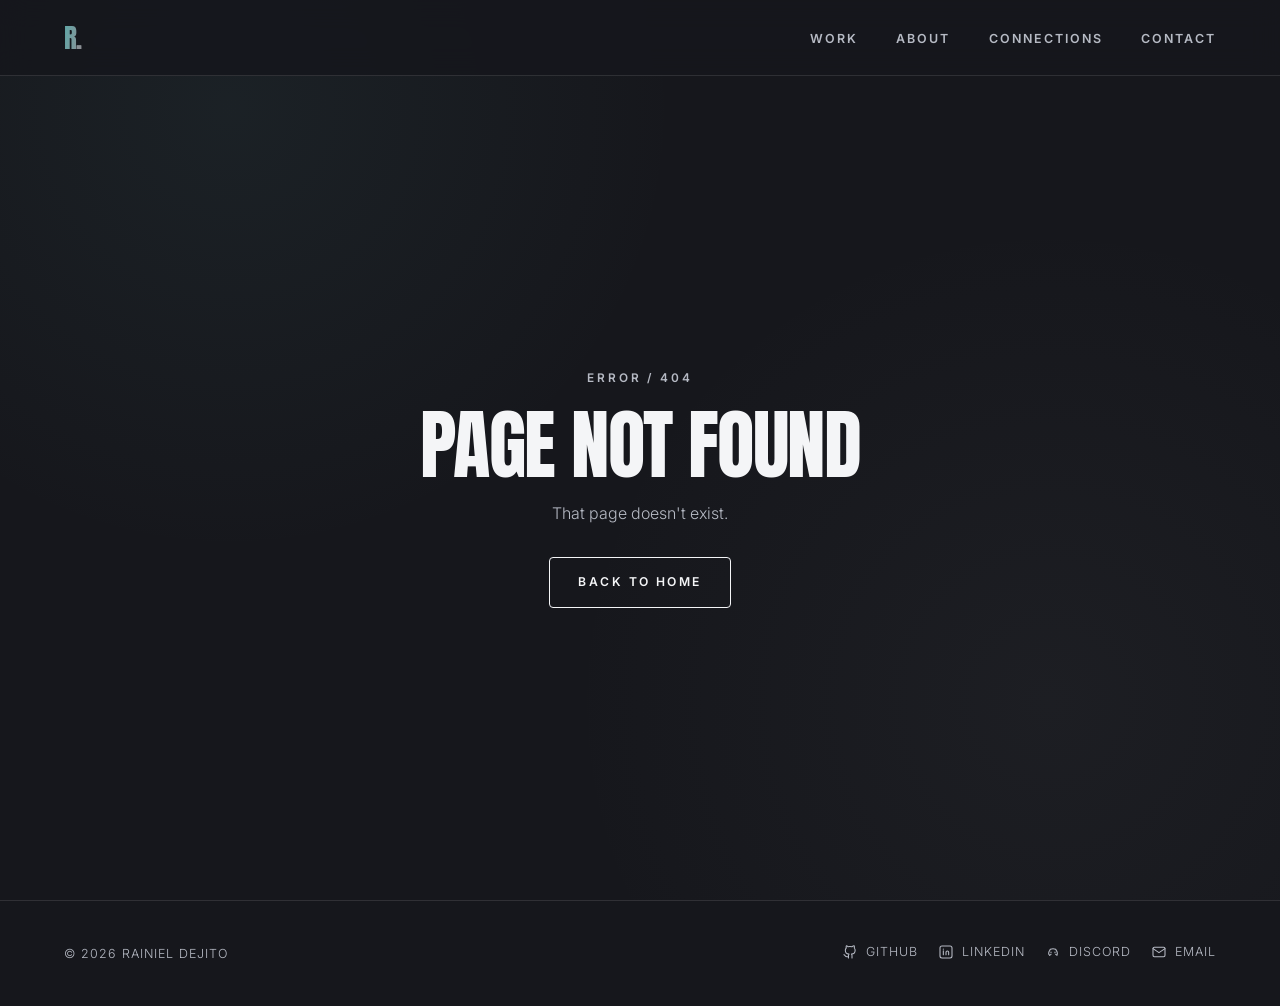
<file: index.html>
<!doctype html>
<html lang="en">
  <head>
    <meta charset="UTF-8" />
    <meta name="viewport" content="width=device-width, initial-scale=1.0" />
    <title>Rainiel Dejito | Digital Builder</title>
    <meta name="theme-color" content="#16171c" />
    <link rel="icon" type="image/svg+xml" href="assets/media/favicon.svg" />
    <link rel="alternate icon" type="image/png" sizes="32x32" href="assets/media/favicon-32.png" />
    <link rel="apple-touch-icon" href="assets/media/favicon-48.png" />
    <link rel="preconnect" href="https://fonts.googleapis.com" />
    <link rel="preconnect" href="https://fonts.gstatic.com" crossorigin />
    <link
      href="https://fonts.googleapis.com/css2?family=Anton&family=Inter:wght@300;400;500;600;700&display=swap"
      rel="stylesheet"
    />
    <link rel="stylesheet" href="assets/css/style.css" />
    <script type="module" src="assets/js/main.js"></script>
  </head>
  <body>
    <!-- Custom icon system. Every icon uses currentColor, so it is themeable via CSS. -->
    <svg class="svg-sprite" xmlns="http://www.w3.org/2000/svg" aria-hidden="true">
      <symbol
        id="icon-arrow-up-right"
        viewBox="0 0 24 24"
        fill="none"
        stroke="currentColor"
        stroke-width="1.6"
        stroke-linecap="round"
        stroke-linejoin="round"
      >
        <path d="M7 17 17 7M8 7h9v9" />
      </symbol>
      <symbol
        id="icon-arrow-right"
        viewBox="0 0 24 24"
        fill="none"
        stroke="currentColor"
        stroke-width="1.6"
        stroke-linecap="round"
        stroke-linejoin="round"
      >
        <path d="M4 12h16m-6-6 6 6-6 6" />
      </symbol>
      <symbol
        id="icon-chevron"
        viewBox="0 0 24 24"
        fill="none"
        stroke="currentColor"
        stroke-width="1.6"
        stroke-linecap="round"
        stroke-linejoin="round"
      >
        <path d="m6 9 6 6 6-6" />
      </symbol>
      <symbol
        id="icon-download"
        viewBox="0 0 24 24"
        fill="none"
        stroke="currentColor"
        stroke-width="1.6"
        stroke-linecap="round"
        stroke-linejoin="round"
      >
        <path d="M12 3v12m-4-4 4 4 4-4M4 19h16" />
      </symbol>
      <symbol
        id="icon-linkedin"
        viewBox="0 0 24 24"
        fill="none"
        stroke="currentColor"
        stroke-width="1.6"
        stroke-linecap="round"
        stroke-linejoin="round"
      >
        <rect x="3" y="3" width="18" height="18" rx="3" />
        <path d="M8 10v6M8 7.5v.5M12 16v-3.5a2 2 0 0 1 4 0V16" />
      </symbol>
      <symbol
        id="icon-github"
        viewBox="0 0 24 24"
        fill="none"
        stroke="currentColor"
        stroke-width="1.6"
        stroke-linecap="round"
        stroke-linejoin="round"
      >
        <path d="M9 19c-4.3 1.4-4.3-2.5-6-3m12 5v-3.5a3 3 0 0 0-.8-2.3c2.7-.3 5.5-1.3 5.5-6a4.7 4.7 0 0 0-1.3-3.2 4.4 4.4 0 0 0-.1-3.2s-1-.3-3.4 1.3a11.6 11.6 0 0 0-6 0C7.5 2.5 6.5 2.8 6.5 2.8a4.4 4.4 0 0 0-.1 3.2A4.7 4.7 0 0 0 5 9.2c0 4.7 2.8 5.7 5.5 6a3 3 0 0 0-.8 2.3V21" />
      </symbol>
      <symbol
        id="icon-discord"
        viewBox="0 0 24 24"
        fill="none"
        stroke="currentColor"
        stroke-width="1.6"
        stroke-linecap="round"
        stroke-linejoin="round"
      >
        <path
          d="M8 8a11 11 0 0 1 8 0l1 1.5a8 8 0 0 1 1.5 5L18 17l-2-1.5M8 8 7 9.5A8 8 0 0 0 5.5 15L7 17l2-1.5"
        />
        <path d="M9 12v1m6-1v1" />
      </symbol>
      <symbol
        id="icon-mail"
        viewBox="0 0 24 24"
        fill="none"
        stroke="currentColor"
        stroke-width="1.6"
        stroke-linecap="round"
        stroke-linejoin="round"
      >
        <rect x="3" y="5" width="18" height="14" rx="2" />
        <path d="m3 7 9 6 9-6" />
      </symbol>
      <symbol
        id="icon-pin"
        viewBox="0 0 24 24"
        fill="none"
        stroke="currentColor"
        stroke-width="1.6"
        stroke-linecap="round"
        stroke-linejoin="round"
      >
        <path d="M12 21s7-5.4 7-11a7 7 0 1 0-14 0c0 5.6 7 11 7 11Z" />
        <circle cx="12" cy="10" r="2.5" />
      </symbol>
      <symbol
        id="icon-phone"
        viewBox="0 0 24 24"
        fill="none"
        stroke="currentColor"
        stroke-width="1.6"
        stroke-linecap="round"
        stroke-linejoin="round"
      >
        <path
          d="M6 3h3l2 5-2.5 1.5a12 12 0 0 0 6 6L16 13l5 2v3a2 2 0 0 1-2 2A16 16 0 0 1 3 5a2 2 0 0 1 3-2Z"
        />
      </symbol>
      <symbol
        id="icon-quote"
        viewBox="0 0 24 24"
        fill="none"
        stroke="currentColor"
        stroke-width="1.6"
        stroke-linecap="round"
        stroke-linejoin="round"
      >
        <path
          d="M9 6c-3 1.5-4 4-4 7h4v5H4v-5c0-4 2-7 5-7Zm11 0c-3 1.5-4 4-4 7h4v5h-5v-5c0-4 2-7 5-7Z"
        />
      </symbol>
      <symbol
        id="icon-award"
        viewBox="0 0 24 24"
        fill="none"
        stroke="currentColor"
        stroke-width="1.6"
        stroke-linecap="round"
        stroke-linejoin="round"
      >
        <circle cx="12" cy="9" r="5" />
        <path d="m9 14-1.5 7L12 18l4.5 3L15 14" />
      </symbol>
      <symbol
        id="icon-cpu"
        viewBox="0 0 24 24"
        fill="none"
        stroke="currentColor"
        stroke-width="1.6"
        stroke-linecap="round"
        stroke-linejoin="round"
      >
        <rect x="6" y="6" width="12" height="12" rx="2" />
        <rect x="9" y="9" width="6" height="6" rx="1" />
        <path d="M9 2v4m6-4v4M9 18v4m6-4v4M2 9h4m-4 6h4m12-6h4m-4 6h4" />
      </symbol>
      <symbol
        id="icon-layers"
        viewBox="0 0 24 24"
        fill="none"
        stroke="currentColor"
        stroke-width="1.6"
        stroke-linecap="round"
        stroke-linejoin="round"
      >
        <path d="m12 3 9 5-9 5-9-5 9-5Zm-9 9 9 5 9-5M3 16l9 5 9-5" />
      </symbol>
      <symbol
        id="icon-bolt"
        viewBox="0 0 24 24"
        fill="none"
        stroke="currentColor"
        stroke-width="1.6"
        stroke-linecap="round"
        stroke-linejoin="round"
      >
        <path d="m13 2-9 12h7l-1 8 9-12h-7l1-8Z" />
      </symbol>
      <symbol
        id="icon-gear"
        viewBox="0 0 24 24"
        fill="none"
        stroke="currentColor"
        stroke-width="1.6"
        stroke-linecap="round"
        stroke-linejoin="round"
      >
        <circle cx="12" cy="12" r="3" />
        <path d="M12 2v3m0 14v3M2 12h3m14 0h3M5 5l2 2m10 10 2 2M19 5l-2 2M7 17l-2 2" />
      </symbol>
      <symbol
        id="icon-brackets"
        viewBox="0 0 24 24"
        fill="none"
        stroke="currentColor"
        stroke-width="1.6"
        stroke-linecap="round"
        stroke-linejoin="round"
      >
        <path d="m9 8-5 4 5 4M15 8l5 4-5 4" />
      </symbol>
      <symbol
        id="icon-hash"
        viewBox="0 0 24 24"
        fill="none"
        stroke="currentColor"
        stroke-width="1.6"
        stroke-linecap="round"
        stroke-linejoin="round"
      >
        <path d="M9 3 7 21M17 3l-2 18M4 9h16M3 15h16" />
      </symbol>
      <symbol
        id="icon-camera"
        viewBox="0 0 24 24"
        fill="none"
        stroke="currentColor"
        stroke-width="1.6"
        stroke-linecap="round"
        stroke-linejoin="round"
      >
        <path d="M4 8h3l2-3h6l2 3h3v11H4z" />
        <circle cx="12" cy="13" r="4" />
      </symbol>
      <symbol
        id="icon-scissors"
        viewBox="0 0 24 24"
        fill="none"
        stroke="currentColor"
        stroke-width="1.6"
        stroke-linecap="round"
        stroke-linejoin="round"
      >
        <circle cx="6" cy="6" r="2" />
        <circle cx="6" cy="18" r="2" />
        <path d="M8 8l12 10M8 16 20 6" />
      </symbol>
      <symbol
        id="icon-palette"
        viewBox="0 0 24 24"
        fill="none"
        stroke="currentColor"
        stroke-width="1.6"
        stroke-linecap="round"
        stroke-linejoin="round"
      >
        <path
          d="M12 3a9 9 0 1 0 0 18h2a2 2 0 0 0 1.5-3.3 2 2 0 0 1 1.5-3.2H19a2 2 0 0 0 2-2A9 9 0 0 0 12 3Z"
        />
        <path d="M8 10h.01" />
      </symbol>
      <symbol
        id="icon-book"
        viewBox="0 0 24 24"
        fill="none"
        stroke="currentColor"
        stroke-width="1.6"
        stroke-linecap="round"
        stroke-linejoin="round"
      >
        <path
          d="M4 5h7a3 3 0 0 1 3 3v11a3 3 0 0 0-3-3H4zM20 5h-3a3 3 0 0 0-3 3v11a3 3 0 0 1 3-3h3z"
        />
      </symbol>
      <symbol
        id="icon-spark"
        viewBox="0 0 24 24"
        fill="none"
        stroke="currentColor"
        stroke-width="1.6"
        stroke-linecap="round"
        stroke-linejoin="round"
      >
        <path d="M12 3v6m0 6v6M3 12h6m6 0h6M6 6l3 3m6 6 3 3m0-12-3 3m-6 6-3 3" />
      </symbol>
      <symbol
        id="icon-hands"
        viewBox="0 0 24 24"
        fill="none"
        stroke="currentColor"
        stroke-width="1.6"
        stroke-linecap="round"
        stroke-linejoin="round"
      >
        <path
          d="M7 11V6a1.5 1.5 0 0 1 3 0v4m0 0V5a1.5 1.5 0 0 1 3 0v5m0 0V7a1.5 1.5 0 0 1 3 0v6m0 0 2-2a1.5 1.5 0 0 1 2 2l-3 6a4 4 0 0 1-4 2h-3a4 4 0 0 1-3-1.5l-3-4a1.5 1.5 0 0 1 2-2l1 1"
        />
      </symbol>
      <symbol
        id="icon-coffee"
        viewBox="0 0 24 24"
        fill="none"
        stroke="currentColor"
        stroke-width="1.6"
        stroke-linecap="round"
        stroke-linejoin="round"
      >
        <path d="M4 8h13v7a4 4 0 0 1-4 4H8a4 4 0 0 1-4-4zM17 9h2a2 2 0 0 1 0 4h-2M7 3v3m4-3v3" />
      </symbol>
    </svg>

    <div id="scroll-progress" aria-hidden="true"></div>

    <header>
      <a href="./" class="logo" title="Home">R<span>.</span></a>

      <nav id="primary-nav" aria-label="Main navigation">
        <ul class="navigation">
          <li><a href="./" class="nav-link">Work</a></li>
          <li><a href="about" class="nav-link">About</a></li>
          <li><a href="connections" class="nav-link">Connections</a></li>
          <li><a href="contact" class="nav-link">Contact</a></li>
        </ul>
      </nav>

      <button
        class="menu-toggle"
        type="button"
        aria-label="Open menu"
        aria-expanded="false"
        aria-controls="primary-nav"
      >
        <span></span>
        <span></span>
        <span></span>
      </button>
    </header>

    <main id="app"></main>

    <!-- Home: opening statement + work section -->
    <template id="view-home">
      <div class="home">
        <section class="opening" id="top">
          <div class="hero-copy">
            <p class="eyebrow">Available for projects</p>
            <h1 class="display">Rainiel builds <span class="outline">digital</span> things</h1>
            <p class="lede">
              Computer Engineering Technology student who likes building things that live on screens.
              From web interfaces to the hardware behind them, I'm curious about how things work —
              and how to make them better.
            </p>
            <a class="outline-button" href="#work">
              See the work
              <svg class="icon" aria-hidden="true"><use href="#icon-arrow-right"></use></svg>
            </a>
          </div>
          <div class="hero-portrait">
            <img src="assets/media/home-images/Meee-cutout.png" alt="Portrait of Rainiel Dejito" />
          </div>
        </section>

        <section class="work" id="work">
          <div class="section-head">
            <span class="section-index">01 / Selected Work</span>
            <h2>Selected work</h2>
          </div>
          <ol class="project-list" id="project-list"></ol>
          <div class="project-preview" aria-hidden="true">
            <span class="preview-title"></span>
            <span class="preview-desc"></span>
          </div>
        </section>
      </div>
    </template>

    <!-- About: profile, skills, certificates, tech stack, experience -->
    <template id="view-about">
      <div class="aboutme">
        <section class="about-intro section-block">
          <p class="section-index">02 / About</p>
          <h2 class="display display--sm">Curious about me?</h2>
          <div class="para">
            <svg class="icon" aria-hidden="true"><use href="#icon-quote"></use></svg>
            <p id="details">
              Diploma in Computer Engineering student at CITE Technical Institute Inc.. I enjoy
              building things that live on screens and bringing ideas to life through code. From
              tinkering with hardware and fixing systems to exploring Java and web development, I’ve
              always been curious about how things work—and how to make them better. My portfolio is
              a mix of projects that reflect both my technical skills and my passion for learning,
              creating, and problem-solving.
            </p>
          </div>
        </section>

        <section class="profile section-block">
          <div class="sidebar">
            <img src="assets/media/about-images/Mee.jpeg" alt="Portrait of Rainiel" />
            <div class="skills">
              <div class="personal-info">
                <h2>Rainiel Dejito</h2>
                <p class="personal-meta">20 &nbsp;·&nbsp; September 27</p>
                <p class="location">
                  <svg class="icon" aria-hidden="true"><use href="#icon-pin"></use></svg>
                  Mandaue City, Cebu
                </p>
              </div>
              <div class="softSkills">
                <h3 class="skillHead">Non-Technical Skills</h3>
                <ul>
                  <li>Communication</li>
                  <li>Teamwork</li>
                  <li>Problem-solving</li>
                  <li>Leadership</li>
                </ul>
              </div>
              <div class="interest">
                <h3 class="skillHead">Interest / Hobbies</h3>
                <ul>
                  <li>Photography</li>
                  <li>Coding</li>
                  <li>Editing</li>
                  <li>Casual Gaming</li>
                </ul>
              </div>
            </div>
          </div>

          <div class="about-details">
            <div class="detail-block">
              <h3 id="achv-cert">Achievements & Certificates</h3>
              <ul class="certificates">
                <li>
                  <div class="cert-detail">
                    <div>
                      <span class="cert-category">Technical</span>
                      <p class="cert-name">Computer System Servicing</p>
                      <p class="cert-note">Available upon request</p>
                    </div>
                  </div>
                  <div class="cert-icons">
                    <svg class="icon" aria-hidden="true"><use href="#icon-award"></use></svg>
                    <svg class="icon" aria-hidden="true"><use href="#icon-cpu"></use></svg>
                    <svg class="icon" aria-hidden="true"><use href="#icon-layers"></use></svg>
                  </div>
                </li>
                <li>
                  <div class="cert-detail">
                    <div>
                      <span class="cert-category">Technical</span>
                      <p class="cert-name">Electronic Product Assembly and Servicing</p>
                      <p class="cert-note">Available upon request</p>
                    </div>
                  </div>
                  <div class="cert-icons">
                    <svg class="icon" aria-hidden="true"><use href="#icon-award"></use></svg>
                    <svg class="icon" aria-hidden="true"><use href="#icon-bolt"></use></svg>
                    <svg class="icon" aria-hidden="true"><use href="#icon-gear"></use></svg>
                  </div>
                </li>
              </ul>
            </div>

            <div class="detail-block">
              <h3 id="langHeader">Tech Stack</h3>
              <div class="tech-groups">
                <div class="tech-group">
                  <h4>Frontend</h4>
                  <ul class="tech-tags">
                    <li>HTML</li>
                    <li>CSS</li>
                    <li>JavaScript</li>
                  </ul>
                </div>
                <div class="tech-group">
                  <h4>Programming</h4>
                  <ul class="tech-tags">
                    <li>Java</li>
                  </ul>
                </div>
                <div class="tech-group">
                  <h4>Practices</h4>
                  <ul class="tech-tags">
                    <li>Responsive design</li>
                    <li>Accessibility</li>
                    <li>Web APIs</li>
                  </ul>
                </div>
              </div>
              <h4 id="middle">Always Learning</h4>
            </div>
          </div>
        </section>

        <section class="experience section-block" id="experience">
          <div class="section-head">
            <span class="section-index">03 / Experience</span>
            <h2>Where I've been</h2>
          </div>
          <div class="grid-container">
            <article class="item" id="oratory">
              <div class="details">
                <h3>CITE Oratory Club</h3>
                <p>
                  <span class="item-date">September 2024 — March 2025</span>
                </p>
                <p class="detail-content">
                  An active member of the club, serving our chapel and wider community, deepening my
                  faith, developing leadership and discipline, fostering humility and compassion,
                  and living out a life of service and dedication.
                </p>
              </div>
              <div class="cert-icons">
                <svg class="icon" aria-hidden="true"><use href="#icon-spark"></use></svg>
                <svg class="icon" aria-hidden="true"><use href="#icon-hands"></use></svg>
                <svg class="icon" aria-hidden="true"><use href="#icon-book"></use></svg>
                <svg class="icon" aria-hidden="true"><use href="#icon-hands"></use></svg>
              </div>
            </article>

            <article class="item" id="photography">
              <div class="details">
                <h3>CITE Photography Club</h3>
                <p>
                  <span class="item-date">January 2025 — March 2026</span>
                </p>
                <p class="detail-content">
                  An active member of the photography club serving as an editor, responsible for
                  enhancing photos from school events and programs, and occasionally tasked with
                  editing videos for intros, outros, or complete 3–5 minute productions using
                  productive tools such as CapCut.
                </p>
              </div>
              <div class="cert-icons">
                <svg class="icon" aria-hidden="true"><use href="#icon-camera"></use></svg>
                <svg class="icon" aria-hidden="true"><use href="#icon-scissors"></use></svg>
                <svg class="icon" aria-hidden="true"><use href="#icon-palette"></use></svg>
                <svg class="icon" aria-hidden="true"><use href="#icon-layers"></use></svg>
              </div>
            </article>

            <article class="item job" id="work-experience">
              <span class="section-index">Current role</span>
              <h3>Sun Asterisk Software Development Inc.</h3>
              <p class="job-role">DTS Trainee / AI Product Engineer</p>
              <p class="job-date"><span class="status-dot"></span> March 9, 2026 — Present</p>
            </article>

            <article class="item" id="education">
              <h3>Education</h3>
              <div class="educ-levels">
                <div class="levels">
                  <h4>CITE Technical Institute Inc. |</h4>
                  <p>San Jose, Cebu City</p>
                  <p>Diploma in Computer Engineering Technology</p>
                  <p>August 2024 - Present</p>
                </div>
                <div class="levels">
                  <h4>Alcoy National High School |</h4>
                  <p>Alcoy, Cebu</p>
                  <p>Senior High School, GAS Track</p>
                  <p>Graduated w/ High Honors | May 2024</p>
                </div>
                <div class="levels">
                  <h4>Alcoy National High School |</h4>
                  <p>Alcoy, Cebu</p>
                  <p>Junior High School</p>
                  <p>April 2022</p>
                </div>
              </div>
            </article>
          </div>
        </section>
      </div>
    </template>

    <!-- Contact -->
    <template id="view-contact">
      <div class="contact">
        <div class="contact-content contact-left">
          <p class="section-index">04 / Contact</p>
          <h2 class="display display--sm">Let's work together</h2>
          <p class="lede">Have something in mind? Send a note and I'll get back to you.</p>
          <form action="https://api.web3forms.com/submit" method="POST">
            <input type="hidden" name="access_key" value="582ff2ad-736d-45c6-a1f1-8fc035943d0c" />
            <div class="inputs">
              <label for="name">Subject</label>
              <input type="text" id="name" name="full_name" placeholder="Enter full name" />
            </div>
            <div class="inputs">
              <label for="email">Email Address</label>
              <input type="email" id="email" name="email" placeholder="Enter email address" />
            </div>
            <div class="inputs">
              <label for="message">Message</label>
              <textarea name="message" id="message" placeholder="Enter message"></textarea>
            </div>
            <div class="submit-button">
              <button type="submit">Send message</button>
            </div>
          </form>
          <p id="form-status" role="status" aria-live="polite"></p>
        </div>

        <div class="contact-content contact-right">
          <nav aria-label="Contact links">
            <ul class="links">
              <li>
                <svg class="icon" aria-hidden="true"><use href="#icon-phone"></use></svg>
                <a href="tel:+639773687370">+63 977 368 7370</a>
              </li>
              <li>
                <svg class="icon" aria-hidden="true"><use href="#icon-mail"></use></svg>
                <a href="mailto:dejitoleiniar06@gmail.com">dejitoleiniar06@gmail.com</a>
              </li>
              <li>
                <svg class="icon" aria-hidden="true"><use href="#icon-linkedin"></use></svg>
                <a
                  href="https://www.linkedin.com/in/rainiel-dejito-b60288394"
                  target="_blank"
                  id="linkedIn"
                  >Rainiel Dejito</a
                >
              </li>
              <li>
                <svg class="icon" aria-hidden="true"><use href="#icon-github"></use></svg>
                <a href="https://github.com/rdejito" target="_blank" id="github"
                  >rdejito</a
                >
              </li>
              <li>
                <svg class="icon" aria-hidden="true"><use href="#icon-discord"></use></svg>
                <a href="https://discord.com/users/1470002070445756478" target="_blank" id="discord"
                  >Rainiel Dejito</a
                >
              </li>
            </ul>
          </nav>
        </div>
      </div>
    </template>

    <!-- Connections: friends and developers I know personally -->
    <template id="view-connections">
      <section class="connections">
        <p class="section-index">05 / Connections</p>
        <h2 class="display display--sm">People I know</h2>
        <p class="lede">
          Friends and developers I've worked with, learned from, or just enjoy building alongside.
          Replace these placeholders with their real details.
        </p>

        <ul class="connection-list">
          <!-- Placeholder: replace the image, name, role, note, and link -->
          <li class="connection-card">
            <img
              class="connection-image"
              src="assets/media/connection-images/rush.png"
              alt="Jane Doe"
              width="64"
              height="64"
            />
            <div class="connection-body">
              <h3>Rush</h3>
              <p class="connection-role">Backend developer</p>
              <p class="connection-note">Met through a Discord server.</p>
            </div>
            <a
              class="connection-link"
              href="https://banacount.github.io/?page=home"
              target="_blank"
              aria-label="John Rushell's Portfolio"
            >
              <span>Portfolio</span>
              <svg class="icon" aria-hidden="true"><use href="#icon-arrow-up-right"></use></svg>
            </a>
          </li>

          <li class="connection-card">
            <img
              class="connection-image"
              src="assets/media/connection-images/jez.png"
              alt="Jezreel James"
              width="64"
              height="64"
            />
            <div class="connection-body">
              <h3>Jez</h3>
              <p class="connection-role">Full-Stack developer / Cyber Security</p>
              <p class="connection-note">Met through a Discord server.</p>
            </div>
            <a
              class="connection-link"
              href="https://jezcruz.github.io/"
              target="_blank"
              aria-label="Jezreel's Portfolio"
            >
              <span>Portfolio</span>
              <svg class="icon" aria-hidden="true"><use href="#icon-arrow-up-right"></use></svg>
            </a>
          </li>

          <li class="connection-card">
            <img
              class="connection-image"
              src="assets/media/connection-images/mav.png"
              alt="Maverick"
              width="64"
              height="64"
            />
            <div class="connection-body">
              <h3>Mavs</h3>
              <p class="connection-role">-</p>
              <p class="connection-note">Met through a Discord server.</p>
            </div>
            <a
              class="connection-link"
              href=""
              target="_blank"
              aria-label="Maverick's Portfolio"
            >
              <span>Portfolio</span>
              <svg class="icon" aria-hidden="true"><use href="#icon-arrow-up-right"></use></svg>
            </a>
          </li>

          <li class="connection-card">
            <img
              class="connection-image"
              src="assets/media/connection-images/mel.png"
              alt="Mel"
              width="64"
              height="64"
            />
            <div class="connection-body">
              <h3>Mel</h3>
              <p class="connection-role">-</p>
              <p class="connection-note">Met through a Discord server.</p>
            </div>
            <a
              class="connection-link"
              href="https://starter-portfolio.vercel.app/"
              target="_blank"
              aria-label="Mellisa's Portfolio"
            >
              <span>Portfolio</span>
              <svg class="icon" aria-hidden="true"><use href="#icon-arrow-up-right"></use></svg>
            </a>
          </li>

        </ul>
      </section>
    </template>

    <template id="view-404">
      <section class="not-found">
        <p class="section-index">Error / 404</p>
        <h2 class="display display--sm">Page not found</h2>
        <p>That page doesn't exist.</p>
        <a class="outline-button" href="./">Back to home</a>
      </section>
    </template>

    <footer class="site-footer">
      <span>© 2026 Rainiel Dejito</span>
      <ul class="footer-socials">
        <li>
          <a
            href="https://github.com/rdejito"
            target="_blank"
            aria-label="GitHub"
          >
            <svg class="icon" aria-hidden="true"><use href="#icon-github"></use></svg>
            <span>GitHub</span>
          </a>
        </li>
        <li>
          <a
            href="https://www.linkedin.com/in/rainiel-dejito-b60288394"
            target="_blank"
            aria-label="LinkedIn"
          >
            <svg class="icon" aria-hidden="true"><use href="#icon-linkedin"></use></svg>
            <span>LinkedIn</span>
          </a>
        </li>
        <li>
          <a
            href="https://discord.com/users/1470002070445756478"
            target="_blank"
            aria-label="Discord"
          >
            <svg class="icon" aria-hidden="true"><use href="#icon-discord"></use></svg>
            <span>Discord</span>
          </a>
        </li>
        <li>
          <a href="mailto:dejitoleiniar06@gmail.com" aria-label="Email">
            <svg class="icon" aria-hidden="true"><use href="#icon-mail"></use></svg>
            <span>Email</span>
          </a>
        </li>
      </ul>
    </footer>
  </body>
</html>
</file>
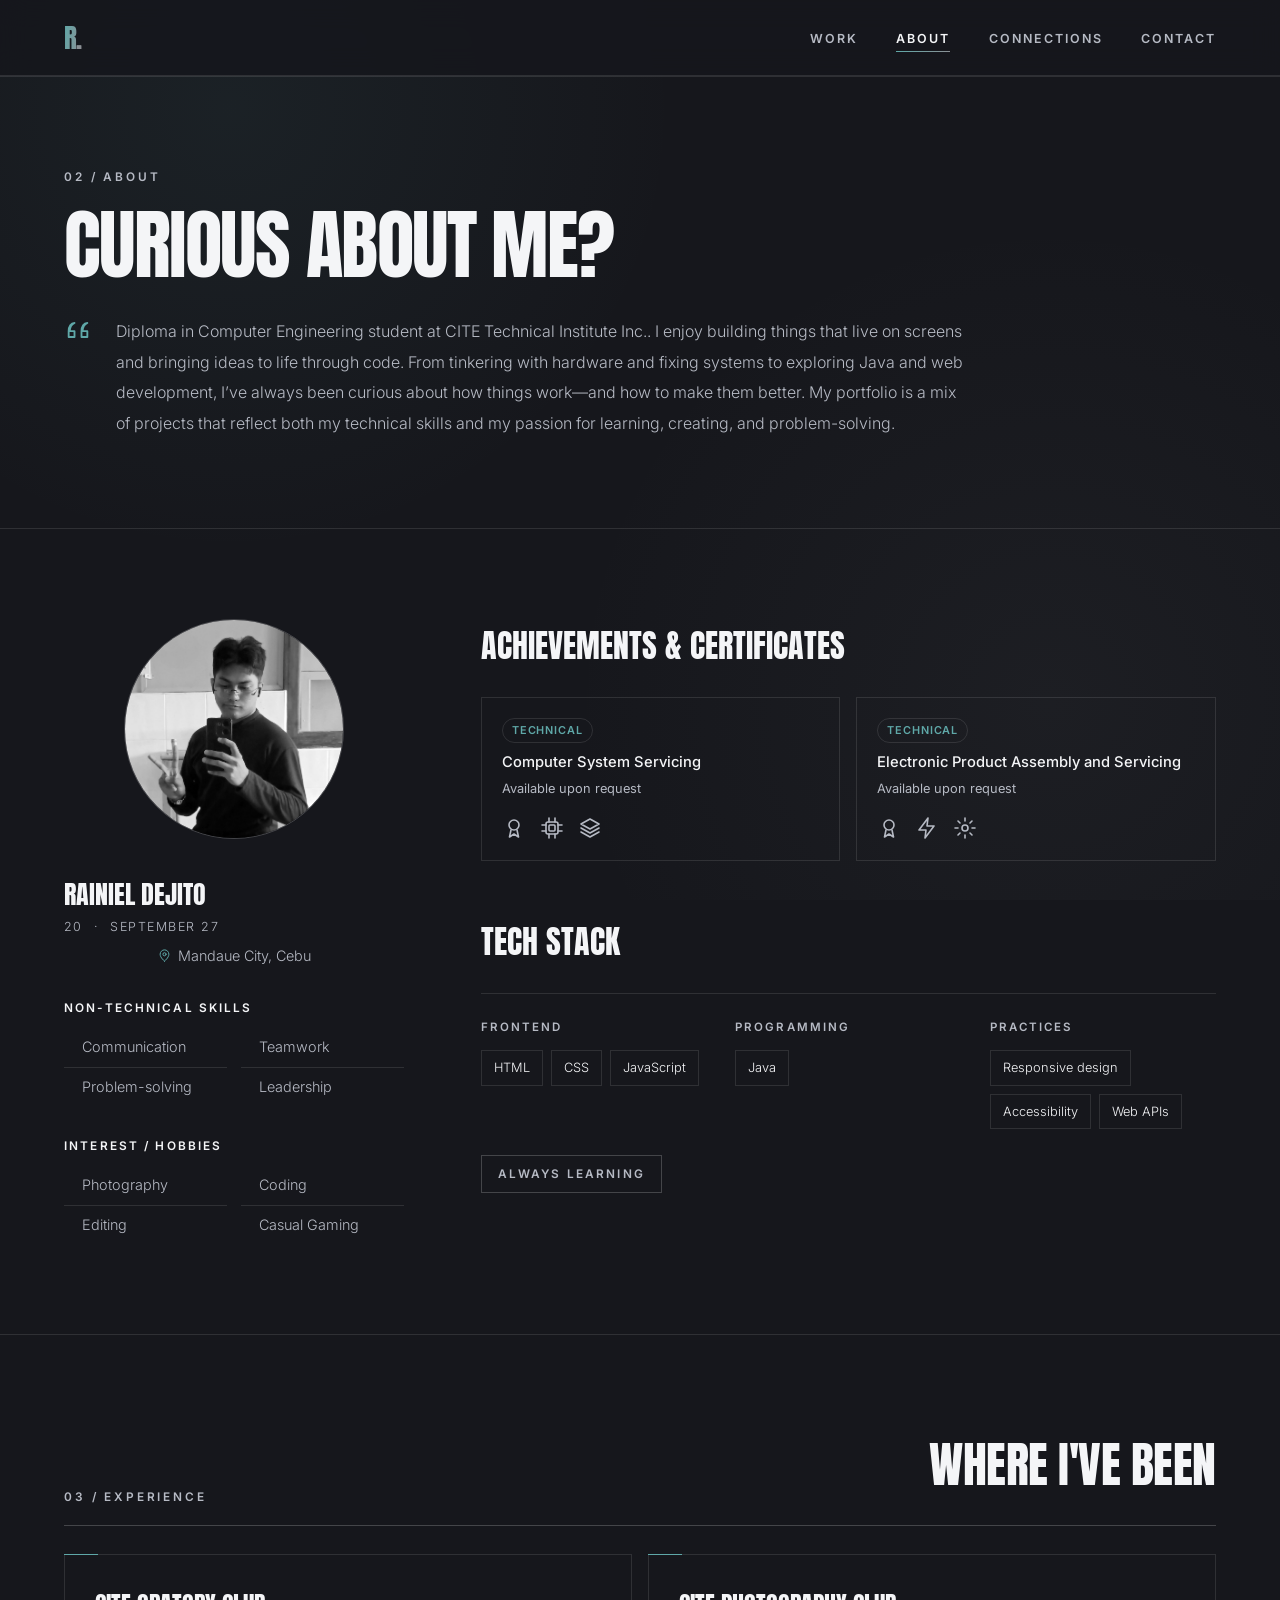
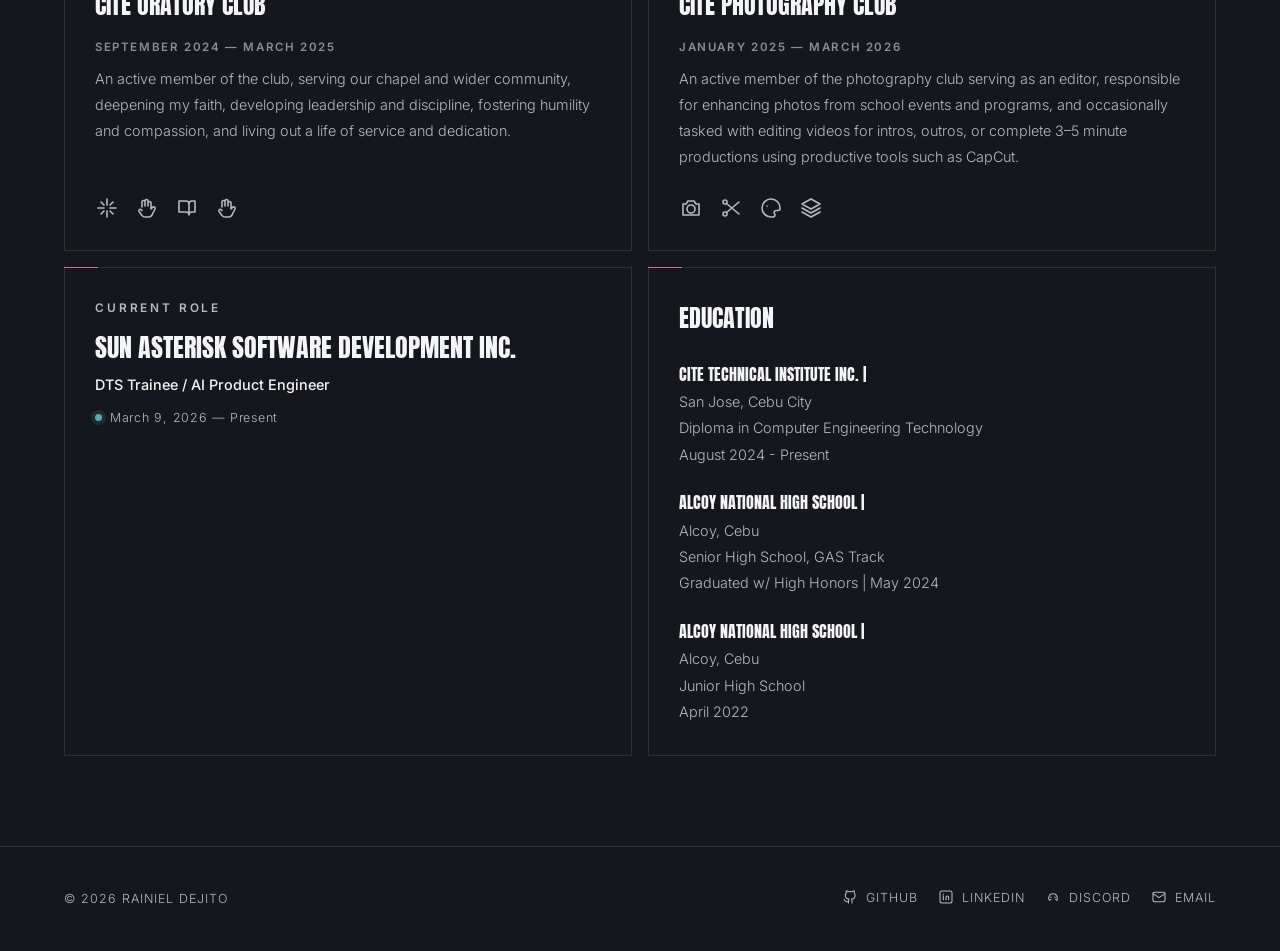
<file: about/index.html>
<!doctype html>
<html lang="en">
  <head>
    <meta charset="UTF-8" />
    <meta name="viewport" content="width=device-width, initial-scale=1.0" />
    <title>Redirecting...</title>
    <script>
      (function () {
        // This file is served at /about/ (or /<repo>/about/ on project pages).
        // Strip the trailing slash and keep only the last segment as the route.
        var path = location.pathname.replace(/\/index\.html$/, '').replace(/\/$/, '');
        var route = path.slice(path.lastIndexOf('/')) + location.search + location.hash;
        location.replace('../index.html?route=' + encodeURIComponent(route));
      })();
    </script>
  </head>
  <body></body>
</html>
</file>
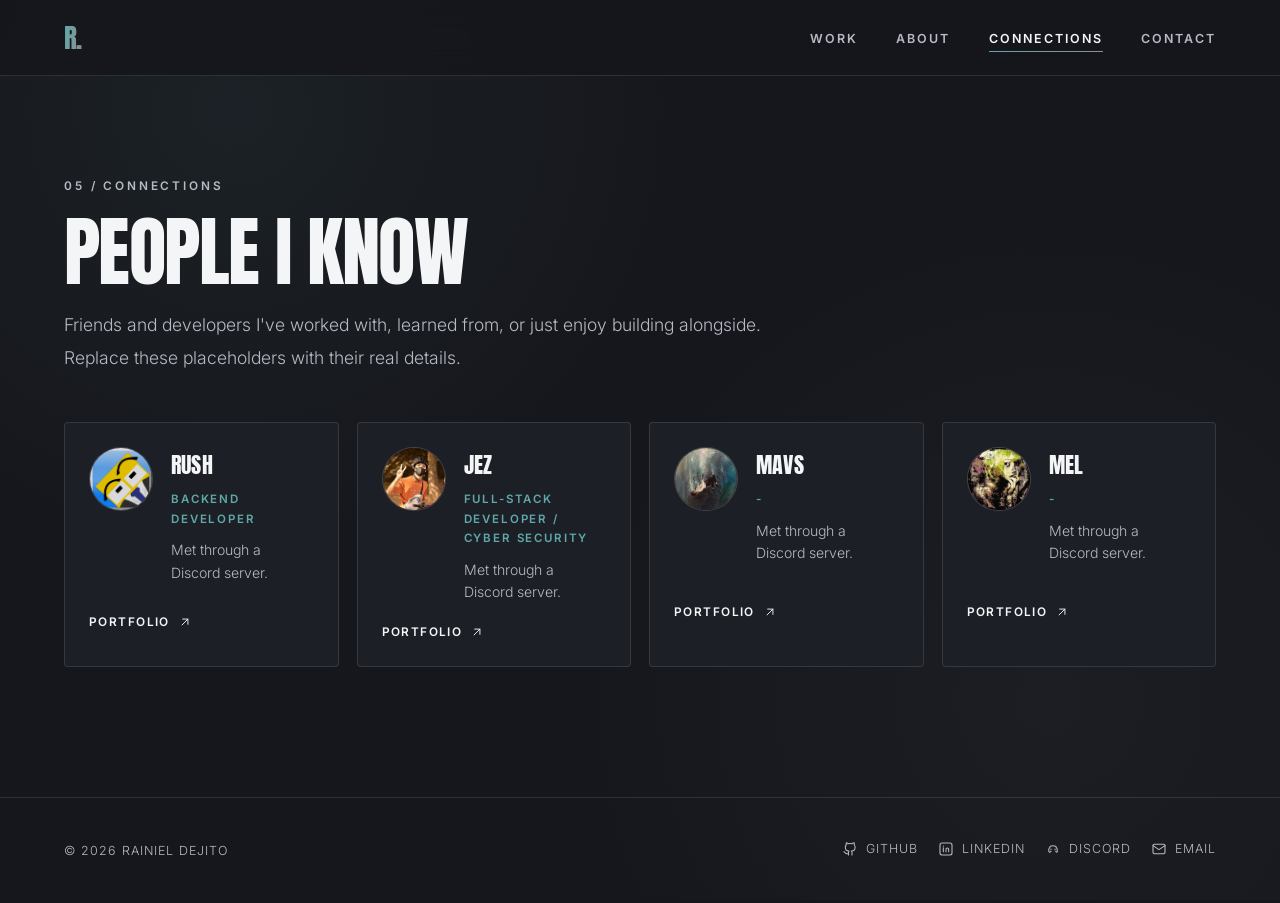
<file: connections/index.html>
<!doctype html>
<html lang="en">
  <head>
    <meta charset="UTF-8" />
    <meta name="viewport" content="width=device-width, initial-scale=1.0" />
    <title>Redirecting...</title>
    <script>
      (function () {
        // This file is served at /connections/ (or /<repo>/connections/ on project pages).
        // Strip the trailing slash and keep only the last segment as the route.
        var path = location.pathname.replace(/\/index\.html$/, '').replace(/\/$/, '');
        var route = path.slice(path.lastIndexOf('/')) + location.search + location.hash;
        location.replace('../index.html?route=' + encodeURIComponent(route));
      })();
    </script>
  </head>
  <body></body>
</html>
</file>
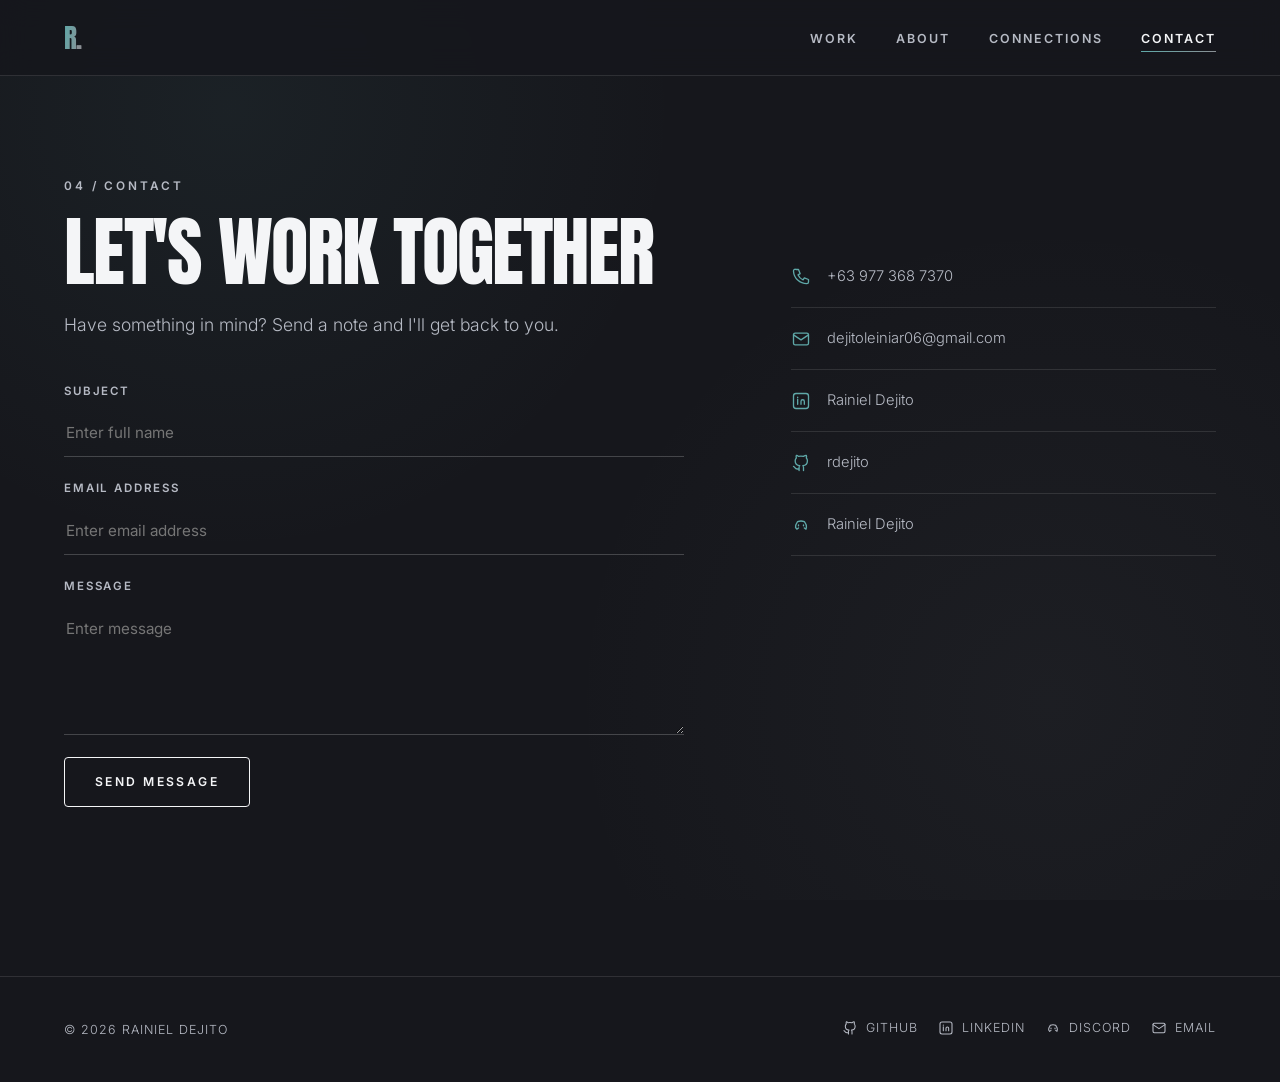
<file: contact/index.html>
<!doctype html>
<html lang="en">
  <head>
    <meta charset="UTF-8" />
    <meta name="viewport" content="width=device-width, initial-scale=1.0" />
    <title>Redirecting...</title>
    <script>
      (function () {
        // This file is served at /contact/ (or /<repo>/contact/ on project pages).
        // Strip the trailing slash and keep only the last segment as the route.
        var path = location.pathname.replace(/\/index\.html$/, '').replace(/\/$/, '');
        var route = path.slice(path.lastIndexOf('/')) + location.search + location.hash;
        location.replace('../index.html?route=' + encodeURIComponent(route));
      })();
    </script>
  </head>
  <body></body>
</html>
</file>
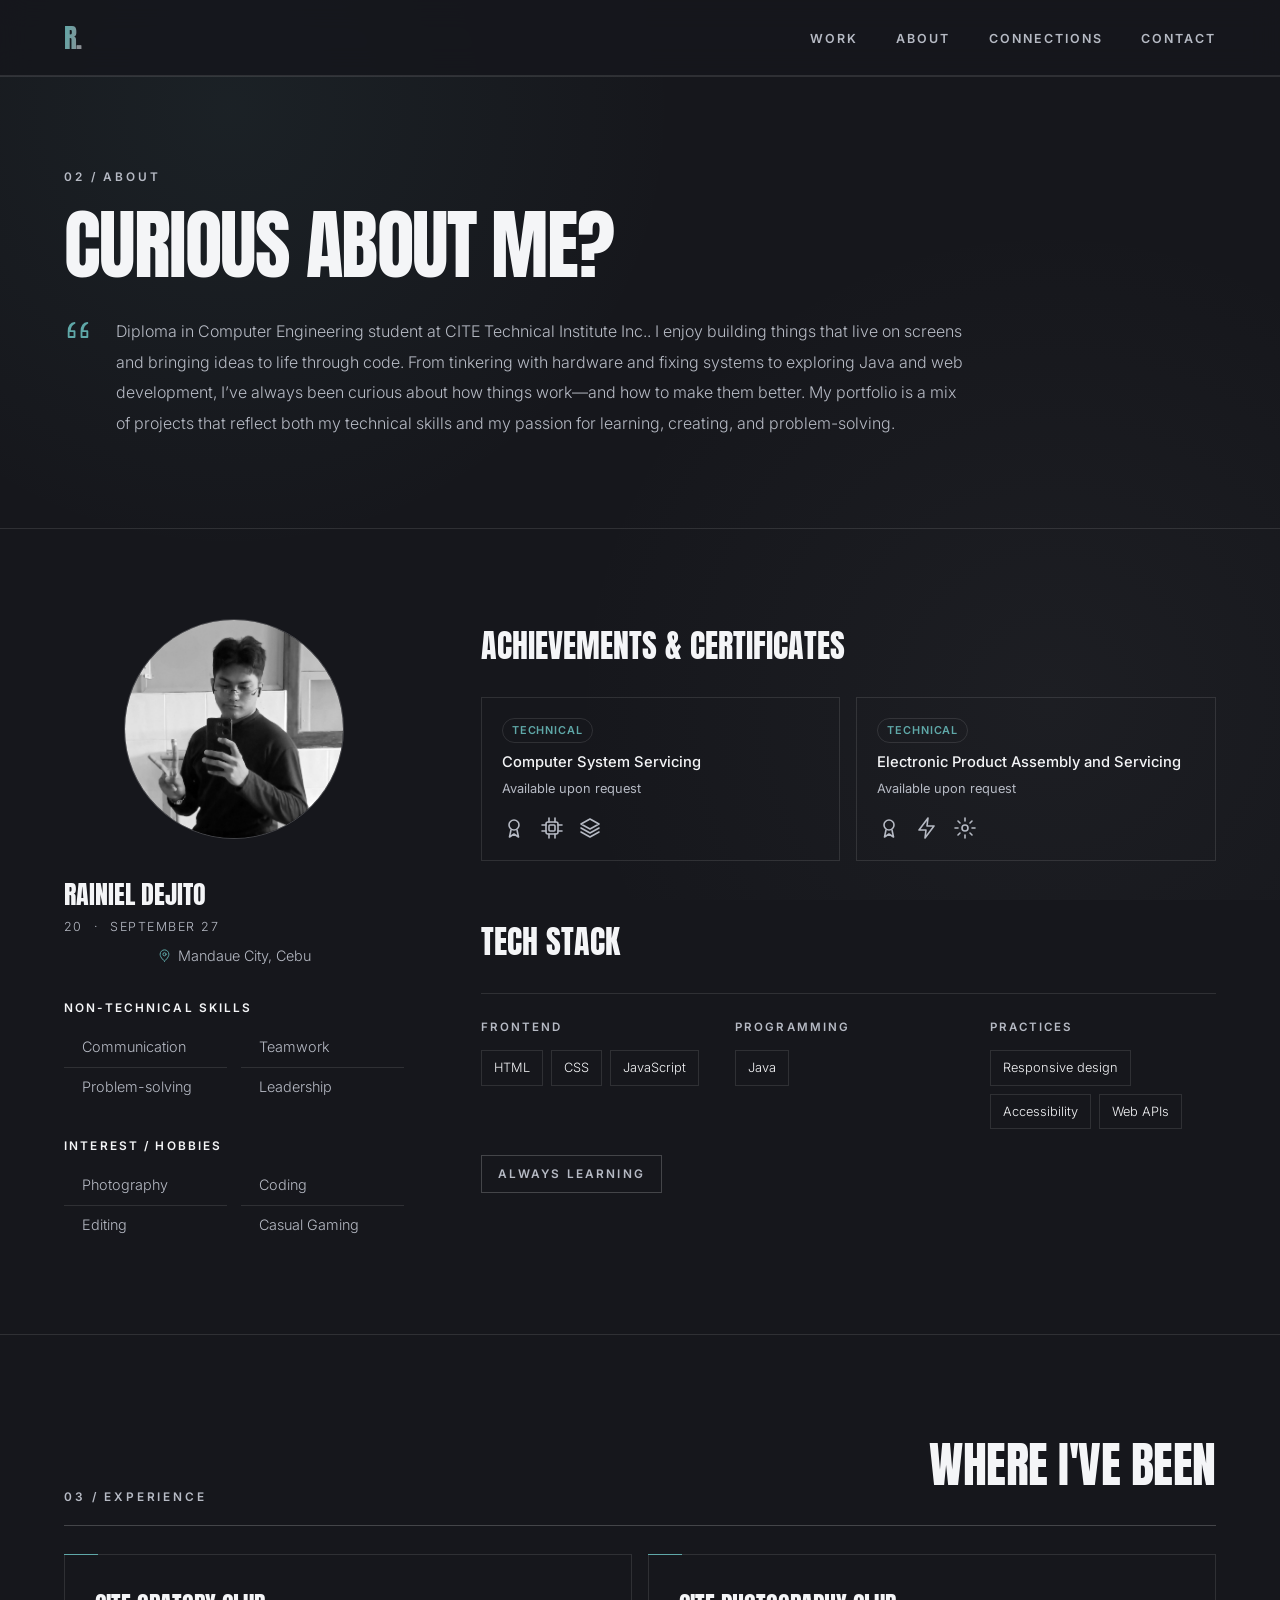
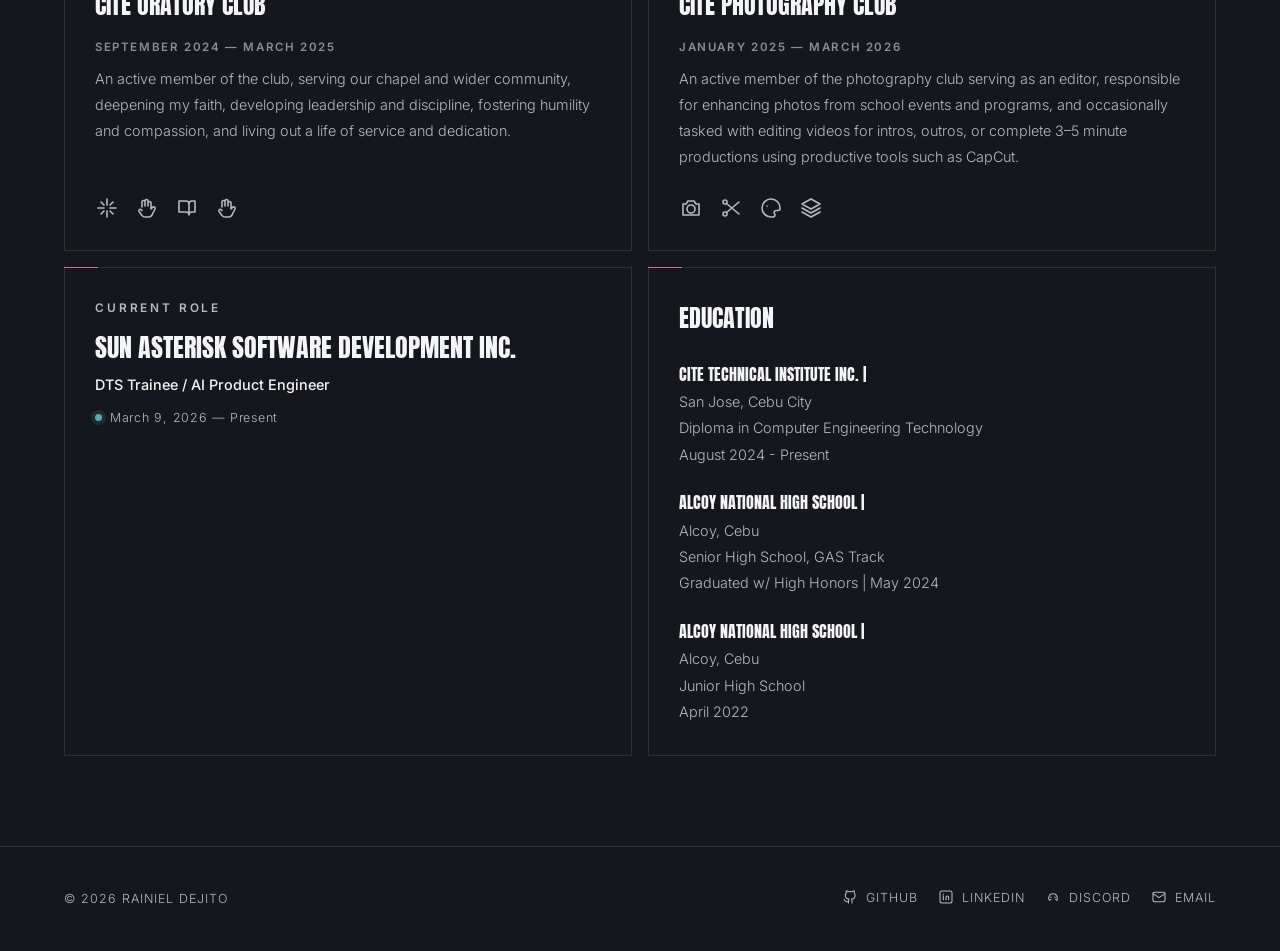
<file: experience/index.html>
<!doctype html>
<html lang="en">
  <head>
    <meta charset="UTF-8" />
    <meta name="viewport" content="width=device-width, initial-scale=1.0" />
    <title>Redirecting...</title>
    <script>
      (function () {
        // This file is served at /experience/ (or /<repo>/experience/ on project pages).
        // Strip the trailing slash and keep only the last segment as the route.
        var path = location.pathname.replace(/\/index\.html$/, '').replace(/\/$/, '');
        var route = path.slice(path.lastIndexOf('/')) + location.search + location.hash;
        location.replace('../index.html?route=' + encodeURIComponent(route));
      })();
    </script>
  </head>
  <body></body>
</html>
</file>
<file: assets/css/style.css>
/* ==========================================================================
   Tokens
   ========================================================================== */

:root {
  color-scheme: dark;

  --bg: #16171c;
  --bg-soft: #1d1f26;
  --text: #f4f5f7;
  --muted: #b6bac4;
  --line: rgba(255, 255, 255, 0.2);
  --line-soft: rgba(255, 255, 255, 0.11);
  --accent: linear-gradient(100deg, #5fa8a8, #8a8f94);

  --font-display: 'Anton', 'Arial Narrow', sans-serif;
  --font-body: 'Inter', system-ui, sans-serif;

  --header-h: 76px;
  --gutter: clamp(20px, 5vw, 80px);
  --maxw: 1440px;
  --ease: cubic-bezier(0.22, 1, 0.36, 1);
}

/* ==========================================================================
   Reset & base
   ========================================================================== */

*,
*::before,
*::after {
  box-sizing: border-box;
  margin: 0;
  padding: 0;
}

html {
  scroll-behavior: smooth;
}

body {
  min-height: 100vh;
  background-color: var(--bg);
  background-image:
    radial-gradient(circle at 18% 12%, rgba(95, 168, 168, 0.07), transparent 34%),
    radial-gradient(circle at 82% 78%, rgba(138, 143, 148, 0.06), transparent 38%);
  background-attachment: fixed;
  color: var(--text);
  font-family: var(--font-body);
  font-size: 16px;
  font-weight: 300;
  line-height: 1.7;
  -webkit-font-smoothing: antialiased;
}

img {
  display: block;
  max-width: 100%;
}

a {
  color: inherit;
  text-decoration: none;
}

button {
  color: inherit;
  font: inherit;
}

ul,
ol {
  list-style: none;
}

::selection {
  background: #5fa8a8;
  color: #000;
}

:focus-visible {
  outline: 2px solid #8a8f94;
  outline-offset: 4px;
}

.svg-sprite {
  position: absolute;
  width: 0;
  height: 0;
  overflow: hidden;
}

.icon {
  width: 20px;
  height: 20px;
  flex: none;
  color: currentColor;
}

/* Scroll progress */
#scroll-progress {
  position: fixed;
  z-index: 90;
  top: 0;
  left: 0;
  width: 0;
  height: 2px;
  background: var(--accent);
  pointer-events: none;
}

/* ==========================================================================
   Header & footer
   ========================================================================== */

header {
  position: fixed;
  z-index: 80;
  top: 0;
  right: 0;
  left: 0;
  display: flex;
  align-items: center;
  justify-content: space-between;
  height: var(--header-h);
  padding: 0 var(--gutter);
  border-bottom: 1px solid var(--line-soft);
  background: rgba(22, 23, 28, 0.86);
  backdrop-filter: blur(14px);
}

.logo {
  display: inline-flex;
  align-items: baseline;
  background: var(--accent);
  background-clip: text;
  -webkit-background-clip: text;
  color: transparent;
  font-family: var(--font-display);
  font-size: 1.7rem;
  letter-spacing: -0.04em;
  line-height: 1;
}

.logo span {
  color: #8a8f94;
}

.navigation {
  display: flex;
  align-items: center;
  gap: clamp(20px, 3vw, 44px);
}

.nav-link {
  position: relative;
  padding: 6px 0;
  color: var(--muted);
  font-size: 0.78rem;
  font-weight: 600;
  letter-spacing: 0.16em;
  text-transform: uppercase;
  transition: color 0.25s ease;
}

.nav-link::after {
  position: absolute;
  bottom: 0;
  left: 0;
  width: 100%;
  height: 1px;
  background: var(--accent);
  content: '';
  transform: scaleX(0);
  transform-origin: left;
  transition: transform 0.3s var(--ease);
}

.nav-link:hover,
.nav-link.active {
  color: var(--text);
}

.nav-link:hover::after,
.nav-link.active::after {
  transform: scaleX(1);
}

.menu-toggle {
  display: none;
  flex-direction: column;
  gap: 5px;
  padding: 8px;
  border: 0;
  background: none;
  cursor: pointer;
}

.menu-toggle span {
  width: 22px;
  height: 1px;
  background: var(--text);
  transition:
    transform 0.25s ease,
    opacity 0.2s ease;
}

.menu-toggle[aria-expanded='true'] span:first-child {
  transform: translateY(6px) rotate(45deg);
}

.menu-toggle[aria-expanded='true'] span:nth-child(2) {
  opacity: 0;
}

.menu-toggle[aria-expanded='true'] span:last-child {
  transform: translateY(-6px) rotate(-45deg);
}

.site-footer {
  display: flex;
  align-items: center;
  justify-content: space-between;
  gap: 24px;
  max-width: var(--maxw);
  margin: 0 auto;
  padding: 40px var(--gutter);
  border-top: 1px solid var(--line-soft);
  color: var(--muted);
  font-size: 0.78rem;
  letter-spacing: 0.08em;
  text-transform: uppercase;
}

.footer-socials {
  display: flex;
  flex-wrap: wrap;
  gap: 20px;
}

.footer-socials a {
  display: inline-flex;
  align-items: center;
  gap: 8px;
  transition: color 0.2s ease;
}

.footer-socials a:hover {
  color: var(--text);
}

.footer-socials .icon {
  width: 16px;
  height: 16px;
}

/* ==========================================================================
   SPA shell & shared type
   ========================================================================== */

#app {
  max-width: var(--maxw);
  margin: 0 auto;
  padding-top: var(--header-h);
}

.view {
  animation: view-in 0.45s var(--ease) both;
}

.view:focus {
  outline: none;
}

@keyframes view-in {
  from {
    opacity: 0;
    transform: translateY(12px);
  }
}

.display {
  font-family: var(--font-display);
  font-size: clamp(3.4rem, 10.5vw, 10rem);
  font-weight: 400;
  letter-spacing: -0.02em;
  line-height: 0.92;
  text-transform: uppercase;
}

.display--sm {
  font-size: clamp(2.6rem, 6vw, 5rem);
  line-height: 0.98;
}

.outline {
  color: transparent;
  -webkit-text-stroke: 2px var(--text);
}

.eyebrow,
.section-index {
  color: var(--muted);
  font-size: 0.74rem;
  font-weight: 600;
  letter-spacing: 0.24em;
  text-transform: uppercase;
}

.eyebrow::before {
  display: inline-block;
  width: 28px;
  height: 1px;
  margin-right: 12px;
  background: #5fa8a8;
  content: '';
  vertical-align: middle;
}

.lede {
  max-width: 620px;
  color: var(--muted);
  font-size: clamp(0.95rem, 1.4vw, 1.1rem);
  line-height: 1.85;
}

.outline-button {
  display: inline-flex;
  align-items: center;
  justify-content: center;
  gap: 12px;
  padding: 14px 28px;
  border: 1px solid var(--text);
  border-radius: 4px;
  background: transparent;
  font-size: 0.76rem;
  font-weight: 600;
  letter-spacing: 0.2em;
  text-transform: uppercase;
  transition:
    background 0.25s ease,
    color 0.25s ease,
    box-shadow 0.25s ease;
}

.outline-button:hover {
  background: var(--text);
  box-shadow: 0 0 30px rgba(255, 255, 255, 0.16);
  color: #000;
}

.outline-button .icon {
  width: 16px;
  height: 16px;
}

/* Staggered load-in */
.hero-copy > *,
.hero-portrait {
  animation: rise 0.7s var(--ease) both;
}

.hero-copy > :nth-child(1) {
  animation-delay: 0.05s;
}

.hero-copy > :nth-child(2) {
  animation-delay: 0.15s;
}

.hero-copy > :nth-child(3) {
  animation-delay: 0.25s;
}

.hero-copy > :nth-child(4),
.hero-portrait {
  animation-delay: 0.35s;
}

@keyframes rise {
  from {
    opacity: 0;
    transform: translateY(24px);
  }
}

/* ==========================================================================
   Opening section
   ========================================================================== */

.opening {
  display: grid;
  min-height: calc(100vh - var(--header-h));
  grid-template-columns: minmax(0, 1fr) minmax(300px, 0.9fr);
  align-items: center;
  gap: clamp(32px, 5vw, 80px);
  padding: 80px var(--gutter) 110px;
  text-align: left;
}

.hero-copy {
  display: flex;
  flex-direction: column;
  align-items: flex-start;
}

.opening .display {
  margin: 26px 0 30px;
  font-size: clamp(3.2rem, 6vw, 7rem);
}

.opening .lede {
  margin: 0 0 38px;
}

.hero-portrait {
  display: flex;
  align-items: center;
  justify-content: center;
}

.hero-portrait img {
  width: 100%;
  max-width: 620px;
  height: auto;
  filter: drop-shadow(0 28px 55px rgba(0, 0, 0, .95));
  object-fit: contain;
}

/* ==========================================================================
   Selected work
   ========================================================================== */

.work {
  position: relative;
  padding: 60px var(--gutter) 120px;
}

.section-head {
  display: flex;
  align-items: end;
  justify-content: space-between;
  gap: 24px;
  margin-bottom: 28px;
  padding-bottom: 18px;
  border-bottom: 1px solid var(--line);
}

.section-head h2 {
  font-family: var(--font-display);
  font-size: clamp(1.8rem, 4vw, 3rem);
  font-weight: 400;
  letter-spacing: -0.01em;
  text-transform: uppercase;
}

.project-list {
  border-bottom: 1px solid var(--line-soft);
}

.project-row {
  position: relative;
  border-top: 1px solid var(--line-soft);
  opacity: 0;
  transform: translateY(18px);
  transition:
    opacity 0.6s var(--ease),
    transform 0.6s var(--ease);
}

.project-row.is-visible {
  opacity: 1;
  transform: none;
}

.project-row::before {
  position: absolute;
  inset: 0 auto 0 0;
  width: 0;
  background: var(--accent);
  content: '';
  transition: width 0.35s var(--ease);
}

.project-row:hover::before,
.project-row:focus-within::before {
  width: 3px;
}

.project-trigger {
  display: grid;
  grid-template-columns: 64px minmax(0, 1fr) auto 40px;
  align-items: center;
  gap: 20px;
  width: 100%;
  padding: 30px 12px;
  border: 0;
  background: none;
  text-align: left;
  cursor: pointer;
}

.project-number {
  color: #5fa8a8;
  font-family: var(--font-display);
  font-size: 1.1rem;
  letter-spacing: 0.05em;
}

.project-title {
  font-family: var(--font-display);
  font-size: clamp(1.5rem, 3.4vw, 2.8rem);
  font-weight: 400;
  letter-spacing: -0.01em;
  line-height: 1;
  text-transform: uppercase;
  transition: transform 0.3s var(--ease);
}

.project-row:hover .project-title,
.project-row:focus-within .project-title {
  transform: translateX(8px);
}

.project-tech {
  color: var(--muted);
  font-size: 0.74rem;
  font-weight: 500;
  letter-spacing: 0.16em;
  text-transform: uppercase;
}

.project-arrow {
  justify-self: end;
  color: var(--muted);
  transition:
    transform 0.3s var(--ease),
    color 0.3s ease;
}

.project-row:hover .project-arrow {
  color: var(--text);
  transform: translate(3px, -3px);
}

.project-detail {
  display: none;
  padding: 0 12px 26px 96px;
  color: var(--muted);
  font-size: 0.92rem;
  max-width: 720px;
}

.project-row.is-open .project-detail {
  display: block;
}

.project-links {
  display: flex;
  flex-wrap: wrap;
  gap: 10px 22px;
  margin-top: 18px;
}

.project-links a {
  display: inline-flex;
  align-items: center;
  gap: 7px;
  color: var(--text);
  font-size: 0.74rem;
  font-weight: 600;
  letter-spacing: 0.12em;
  text-transform: uppercase;
  transition: color 0.2s ease;
}

.project-links a:hover {
  color: #5fa8a8;
}

.project-links .icon {
  width: 14px;
  height: 14px;
}

/* Cursor-following preview */
.project-preview {
  position: fixed;
  z-index: 60;
  top: 0;
  left: 0;
  display: none;
  width: 260px;
  padding: 18px 20px;
  border: 1px solid var(--line);
  background: rgba(29, 31, 38, 0.97);
  box-shadow: 0 18px 50px rgba(0, 0, 0, 0.6);
  opacity: 0;
  pointer-events: none;
  transform: translate3d(0, 0, 0);
  transition: opacity 0.15s ease;
}

.project-preview.is-active {
  display: block;
  opacity: 1;
}

.preview-title {
  display: block;
  font-family: var(--font-display);
  font-size: 1.3rem;
  text-transform: uppercase;
}

.preview-desc {
  display: block;
  margin-top: 6px;
  color: var(--muted);
  font-size: 0.85rem;
  line-height: 1.6;
}

/* ==========================================================================
   About
   ========================================================================== */

.section-block {
  padding: 90px var(--gutter);
  border-top: 1px solid var(--line-soft);
}

.about-intro .display {
  margin: 20px 0 34px;
}

.para {
  display: grid;
  grid-template-columns: 32px minmax(0, 1fr);
  gap: 20px;
  max-width: 900px;
  color: var(--muted);
  font-size: 1rem;
  line-height: 1.9;
}

.para .icon {
  width: 28px;
  height: 28px;
  color: #5fa8a8;
}

.profile {
  display: grid;
  grid-template-columns: minmax(260px, 340px) minmax(0, 1fr);
  gap: clamp(32px, 6vw, 90px);
}

.sidebar img {
  width: 220px;
  height: 220px;
  margin: 0 auto 34px;
  border: 1px solid var(--line);
  border-radius: 50%;
  filter: grayscale(1) contrast(1.05);
  object-fit: cover;
}

.skills {
  display: flex;
  flex-direction: column;
  gap: 30px;
}

.personal-info h2 {
  font-family: var(--font-display);
  font-size: 1.6rem;
  font-weight: 400;
  text-transform: uppercase;
}

.personal-info p {
  color: var(--muted);
  font-size: 0.9rem;
}

.personal-info .personal-meta {
  font-size: 0.78rem;
  letter-spacing: 0.12em;
  text-transform: uppercase;
}

.personal-info .location {
  display: flex;
  align-items: center;
  justify-content: center;
  gap: 6px;
  margin-top: 6px;
}

.personal-info .location .icon {
  width: 15px;
  height: 15px;
  color: #5fa8a8;
}

.skillHead {
  display: block;
  margin-bottom: 10px;
  color: var(--text);
  font-size: 0.74rem;
  font-weight: 600;
  letter-spacing: 0.18em;
  text-transform: uppercase;
}

.softSkills ul,
.interest ul {
  display: grid;
  grid-template-columns: repeat(2, minmax(0, 1fr));
  gap: 0 14px;
}

.skills ul li {
  padding: 7px 0 7px 18px;
  border-bottom: 1px solid var(--line-soft);
  color: var(--muted);
  font-size: 0.9rem;
}

.skills ul li:nth-last-child(-n + 2) {
  border-bottom: 0;
}

.about-details {
  display: flex;
  flex-direction: column;
  gap: 54px;
}

.detail-block h3 {
  margin-bottom: 24px;
  font-family: var(--font-display);
  font-size: clamp(1.4rem, 2.6vw, 2rem);
  font-weight: 400;
  text-transform: uppercase;
}

.certificates {
  display: grid;
  grid-template-columns: repeat(auto-fit, minmax(240px, 1fr));
  gap: 16px;
}

.certificates li {
  padding: 20px;
  border: 1px solid var(--line-soft);
  transition:
    border-color 0.25s ease,
    transform 0.25s ease;
}

.certificates li:hover {
  border-color: #5fa8a8;
  transform: translateY(-3px);
}

.certificates .cert-detail {
  display: flex;
  align-items: start;
  justify-content: space-between;
  gap: 14px;
  font-size: 0.92rem;
  font-weight: 500;
  line-height: 1.5;
}

.cert-category {
  display: inline-block;
  margin-bottom: 8px;
  padding: 3px 9px;
  border: 1px solid var(--line-soft);
  border-radius: 999px;
  color: #5fa8a8;
  font-size: 0.68rem;
  font-weight: 600;
  letter-spacing: 0.08em;
  text-transform: uppercase;
}

.cert-name {
  margin: 0;
}

.cert-note {
  margin: 6px 0 0;
  color: var(--muted);
  font-size: 0.8rem;
  font-weight: 400;
}

.cert-icons {
  display: flex;
  gap: 14px;
  margin-top: 18px;
  color: var(--muted);
}

.cert-icons .icon {
  width: 24px;
  height: 24px;
}

.tech-groups {
  display: grid;
  grid-template-columns: repeat(3, minmax(0, 1fr));
  gap: 28px;
  margin-top: 24px;
  padding-top: 24px;
  border-top: 1px solid var(--line-soft);
}

.tech-group h4 {
  margin-bottom: 12px;
  color: var(--muted);
  font-family: var(--font-body);
  font-size: 0.72rem;
  font-weight: 600;
  letter-spacing: 0.18em;
  text-transform: uppercase;
}

.tech-tags {
  display: flex;
  flex-wrap: wrap;
  gap: 8px;
}

.tech-tags li {
  padding: 6px 12px;
  border: 1px solid var(--line-soft);
  color: var(--text);
  font-size: 0.8rem;
  transition:
    border-color 0.2s ease,
    color 0.2s ease;
}

.tech-tags li:hover {
  border-color: #5fa8a8;
  color: #fff;
}

#middle {
  display: inline-block;
  margin-top: 26px;
  padding: 8px 16px;
  border: 1px solid var(--line);
  color: var(--muted);
  font-size: 0.74rem;
  font-weight: 600;
  letter-spacing: 0.18em;
  text-transform: uppercase;
}

.experience .grid-container {
  display: grid;
  grid-template-columns: repeat(2, minmax(0, 1fr));
  gap: 16px;
}

.item {
  position: relative;
  padding: 30px;
  border: 1px solid var(--line-soft);
  transition: border-color 0.25s ease;
}

.item:hover {
  border-color: var(--line);
}

.item::before {
  position: absolute;
  top: -1px;
  left: -1px;
  width: 34px;
  height: 1px;
  background: #5fa8a8;
  content: '';
}

.item h3 {
  font-family: var(--font-display);
  font-size: 1.5rem;
  font-weight: 400;
  text-transform: uppercase;
}

.item p {
  margin-top: 8px;
  color: var(--muted);
  font-size: 0.9rem;
}

.detail-content {
  line-height: 1.8;
}

.item-date {
  color: #8a8f94;
  font-size: 0.72rem;
  font-weight: 600;
  letter-spacing: 0.14em;
  text-transform: uppercase;
}

.job {
  display: flex;
  flex-direction: column;
  gap: 10px;
}

.job h3 {
  margin-top: 4px;
  font-size: clamp(1.2rem, 2vw, 1.6rem);
  line-height: 1.2;
}

.job p {
  margin-top: 0;
}

.job-role {
  color: var(--text) !important;
  font-weight: 500;
}

.job-date {
  display: inline-flex;
  align-items: center;
  gap: 8px;
  font-size: 0.78rem !important;
  letter-spacing: 0.06em;
}

.status-dot {
  width: 7px;
  height: 7px;
  border-radius: 50%;
  background: #5fa8a8;
  box-shadow: 0 0 0 4px rgba(95, 168, 168, 0.14);
}

.experience #oratory,
.experience #photography {
  display: flex;
  flex-direction: column;
  justify-content: space-between;
  gap: 26px;
}

.experience .item .cert-icons {
  display: flex;
  flex-wrap: wrap;
  gap: 16px;
  margin-top: 0;
}

.educ-levels {
  display: flex;
  flex-direction: column;
  gap: 22px;
  margin-top: 22px;
}

.levels h4 {
  font-family: var(--font-display);
  font-size: 1rem;
  font-weight: 400;
  text-transform: uppercase;
}

.levels p {
  margin-top: 2px;
}

/* ==========================================================================
   Contact
   ========================================================================== */

.contact {
  display: grid;
  grid-template-columns: minmax(0, 1.2fr) minmax(280px, 0.8fr);
  gap: clamp(40px, 7vw, 110px);
  padding: 100px var(--gutter) 130px;
}

.contact-left .display {
  margin: 18px 0 20px;
}

.contact form {
  max-width: 620px;
  margin-top: 40px;
}

.inputs {
  display: flex;
  flex-direction: column;
  gap: 8px;
  margin-bottom: 22px;
}

.inputs label {
  color: var(--muted);
  font-size: 0.72rem;
  font-weight: 600;
  letter-spacing: 0.16em;
  text-transform: uppercase;
}

.inputs input,
.inputs textarea {
  width: 100%;
  padding: 14px 2px;
  border: 0;
  border-bottom: 1px solid var(--line);
  border-radius: 0;
  background: transparent;
  color: var(--text);
  font-family: inherit;
  font-size: 0.95rem;
  transition: border-color 0.2s ease;
}

.inputs input:focus,
.inputs textarea:focus {
  border-color: #5fa8a8;
  outline: none;
}

.inputs textarea {
  min-height: 130px;
  resize: vertical;
}

.submit-button {
  display: flex;
  justify-content: flex-start;
  margin-top: 10px;
}

.submit-button button {
  padding: 14px 30px;
  border: 1px solid var(--text);
  border-radius: 4px;
  background: transparent;
  font-size: 0.76rem;
  font-weight: 600;
  letter-spacing: 0.2em;
  text-transform: uppercase;
  cursor: pointer;
  transition:
    background 0.25s ease,
    color 0.25s ease;
}

.submit-button button:hover {
  background: var(--text);
  color: #000;
}

.submit-button button:disabled {
  cursor: not-allowed;
  opacity: 0.5;
}

#form-status {
  min-height: 1.6em;
  margin-top: 16px;
  color: #8a8f94;
  font-size: 0.9rem;
}

.contact-right {
  padding-top: 70px;
}

.links li {
  display: flex;
  align-items: center;
  gap: 16px;
  padding: 18px 0;
  border-bottom: 1px solid var(--line-soft);
  color: var(--muted);
  font-size: 0.92rem;
  transition: color 0.2s ease;
}

.links li:hover {
  color: var(--text);
}

.links .icon {
  color: #5fa8a8;
}

.links a {
  overflow-wrap: anywhere;
}

/* ==========================================================================
   Connections
   ========================================================================== */

.connections {
  padding: 100px var(--gutter) 130px;
}

.connections .display {
  margin: 18px 0 20px;
}

.connections .lede {
  max-width: 720px;
}

.connection-list {
  display: grid;
  grid-template-columns: repeat(auto-fit, minmax(260px, 1fr));
  gap: 18px;
  margin: 48px 0 0;
  padding: 0;
  list-style: none;
}

.connection-card {
  display: grid;
  grid-template-columns: auto minmax(0, 1fr);
  gap: 18px;
  padding: 24px;
  border: 1px solid var(--line-soft);
  border-radius: 4px;
  background: var(--bg-soft);
  transition:
    border-color 0.25s ease,
    transform 0.25s ease;
}

.connection-card:hover,
.connection-card:focus-within {
  border-color: var(--line);
  transform: translateY(-3px);
}

.connection-avatar,
.connection-image {
  width: 64px;
  height: 64px;
  border: 1px solid var(--line);
  border-radius: 50%;
  background: var(--bg);
}

.connection-avatar {
  display: grid;
  background: var(--accent);
  color: #fff;
  font-size: 0.78rem;
  font-weight: 700;
  letter-spacing: 0.08em;
  place-items: center;
}

.connection-image {
  object-fit: cover;
}

.connection-body h3 {
  margin: 0 0 6px;
  font-family: var(--font-display);
  font-size: 1.35rem;
  font-weight: 400;
  letter-spacing: 0.01em;
  text-transform: uppercase;
}

.connection-role {
  margin: 0 0 10px;
  color: #5fa8a8;
  font-size: 0.72rem;
  font-weight: 600;
  letter-spacing: 0.16em;
  text-transform: uppercase;
}

.connection-note {
  margin: 0;
  color: var(--muted);
  font-size: 0.88rem;
  line-height: 1.6;
}

.connection-link {
  grid-column: 1 / -1;
  display: inline-flex;
  align-items: center;
  align-self: start;
  gap: 8px;
  color: var(--text);
  font-size: 0.74rem;
  font-weight: 600;
  letter-spacing: 0.12em;
  text-transform: uppercase;
  transition: color 0.2s ease;
}

.connection-link:hover {
  color: #5fa8a8;
}

.connection-link .icon {
  width: 14px;
  height: 14px;
}

/* ==========================================================================
   404
   ========================================================================== */

.not-found {
  display: flex;
  min-height: calc(100vh - var(--header-h));
  flex-direction: column;
  align-items: center;
  justify-content: center;
  gap: 18px;
  padding: 80px var(--gutter);
  text-align: center;
}

.not-found p:not(.section-index) {
  color: var(--muted);
}

.not-found .outline-button {
  margin-top: 12px;
}

/* ==========================================================================
   Responsive
   ========================================================================== */

@media (max-width: 900px) {
  .profile,
  .contact,
  .experience .grid-container,
  .opening {
    grid-template-columns: 1fr;
  }

  .opening {
    gap: 40px;
    text-align: center;
  }

  .hero-copy {
    align-items: center;
  }

  .hero-portrait img {
    max-width: 460px;
  }

  .contact-right {
    padding-top: 0;
  }

  .connections {
    padding: 80px var(--gutter) 100px;
  }

  .tech-groups {
    grid-template-columns: repeat(2, minmax(0, 1fr));
  }

  .experience #oratory,
  .experience #photography {
    flex-direction: row;
    align-items: center;
  }
}

@media (max-width: 768px) {
  :root {
    --header-h: 64px;
  }

  .menu-toggle {
    display: flex;
  }

  header nav {
    position: fixed;
    top: var(--header-h);
    right: 0;
    left: 0;
    padding: 16px var(--gutter) 24px;
    border-bottom: 1px solid var(--line);
    background: rgba(22, 23, 28, 0.98);
    opacity: 0;
    pointer-events: none;
    transform: translateY(-10px);
    transition:
      opacity 0.25s ease,
      transform 0.25s ease;
  }

  header nav.is-open {
    opacity: 1;
    pointer-events: auto;
    transform: none;
  }

  .navigation {
    flex-direction: column;
    align-items: stretch;
    gap: 0;
  }

  .nav-link {
    display: block;
    padding: 14px 0;
    border-bottom: 1px solid var(--line-soft);
  }

  .nav-link::after {
    display: none;
  }

  .opening {
    padding-top: 60px;
    padding-bottom: 80px;
  }

  .outline {
    -webkit-text-stroke-width: 1px;
  }

  .project-trigger {
    grid-template-columns: 44px minmax(0, 1fr) 28px;
    gap: 12px;
    padding: 24px 4px;
  }

  .project-tech {
    grid-column: 2;
    grid-row: 2;
    margin-top: 6px;
  }

  .project-arrow {
    grid-column: 3;
    grid-row: 1;
  }

  .project-detail {
    padding: 0 4px 24px 60px;
  }

  .project-preview {
    display: none !important;
  }

  .section-block,
  .contact {
    padding-top: 70px;
    padding-bottom: 70px;
  }

  .tech-groups {
    grid-template-columns: 1fr;
  }

  .experience #oratory,
  .experience #photography {
    flex-direction: column;
    align-items: flex-start;
  }

  .site-footer {
    flex-direction: column;
    align-items: flex-start;
  }
}

@media (prefers-reduced-motion: reduce) {
  html {
    scroll-behavior: auto;
  }

  *,
  *::before,
  *::after {
    animation-duration: 0.01ms !important;
    animation-iteration-count: 1 !important;
    transition-duration: 0.01ms !important;
  }

  .project-row {
    opacity: 1;
    transform: none;
  }
}
</file>
